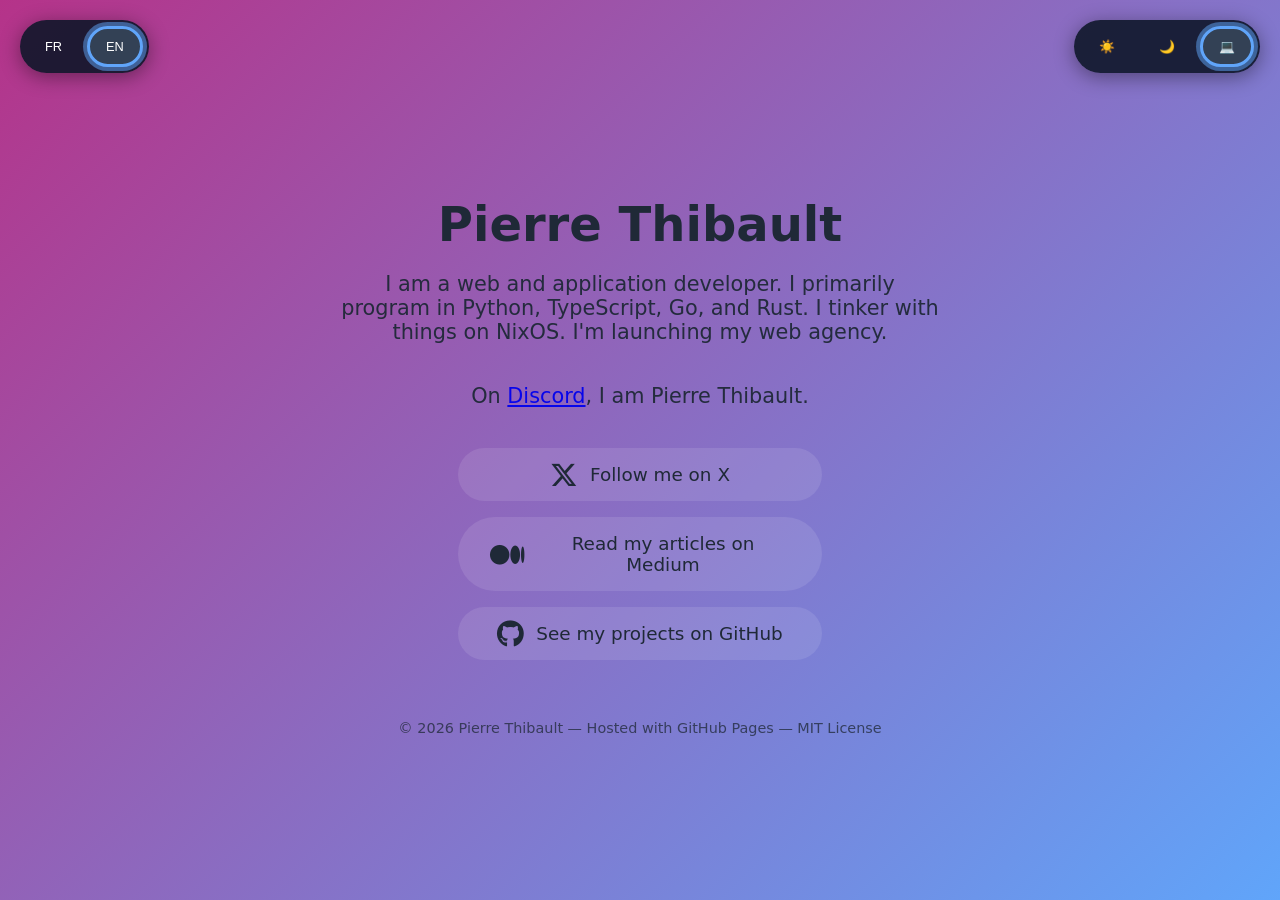
<file: index.html>
<!DOCTYPE html>
<html lang="en">
<head>
    <meta charset="UTF-8">
    <meta name="viewport" content="width=device-width, initial-scale=1.0">
    <title>Redirecting...</title>
    <script>
        function detectLanguage() {
            const lang = navigator.language || navigator.userLanguage || 'en';
            const shortLang = lang.slice(0, 2).toLowerCase();
            
            if (shortLang === 'fr') {
                window.location.replace('fr/index.html');
            } else {
                window.location.replace('en/index.html');
            }
        }
        window.onload = detectLanguage;
    </script>
    <style>
        body { font-family: Arial, sans-serif; text-align: center; padding: 100px; background: #f4f4f4; color: #333; }
        p { font-size: 1.2rem; }
    </style>
</head>
<body>
    <p>Détection de la langue en cours...</p>
    <p>If you are not redirected, 
       <a href="fr/index.html">Français</a> or 
       <a href="en/index.html">English</a>.</p>
</body>
</html>
</file>
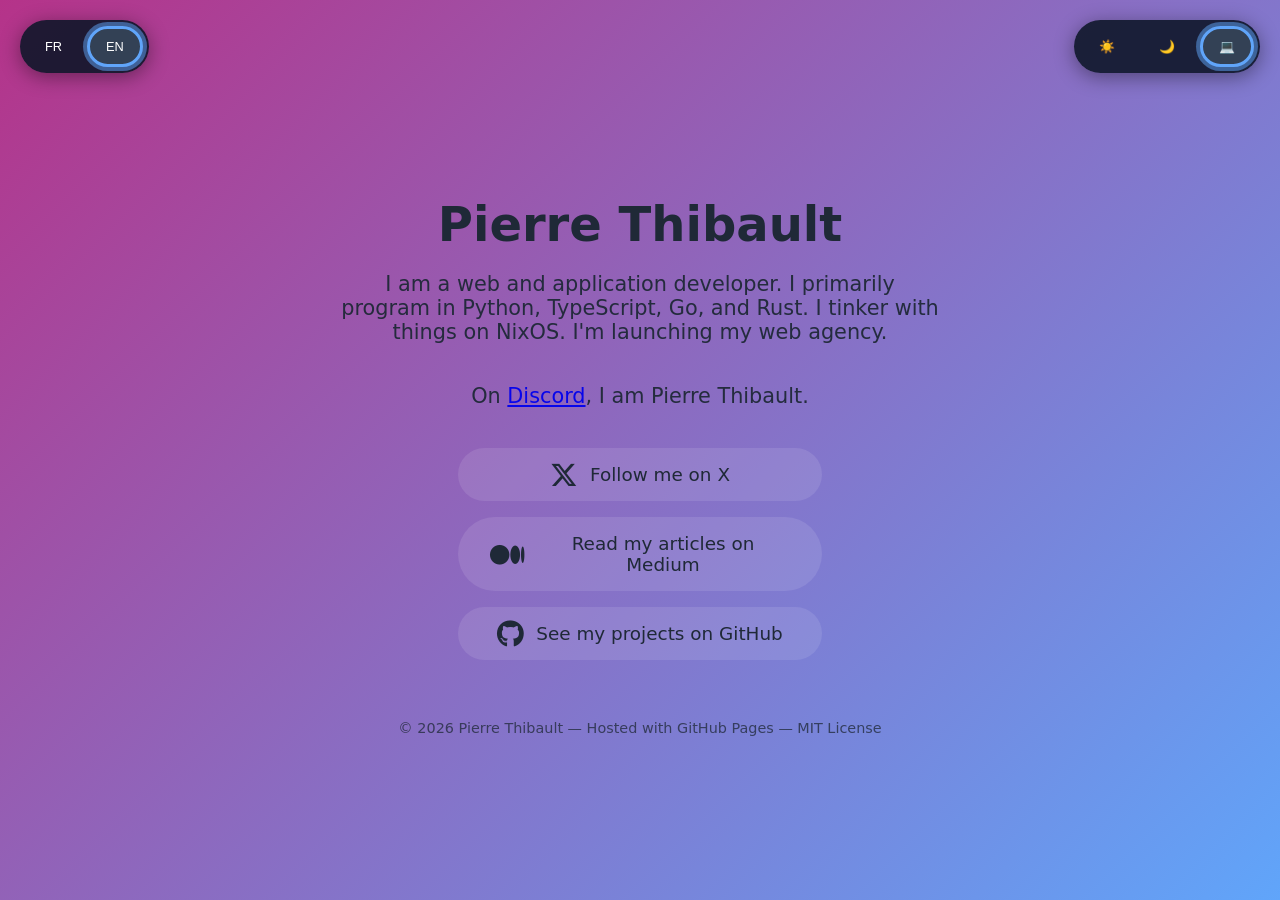
<file: en/index.html>
<!DOCTYPE html>
<html lang="en">

<head>
  <meta charset="UTF-8">
  <meta name="viewport" content="width=device-width, initial-scale=1.0">
  <title>Pierre Thibault — Developer</title>
  <link rel="stylesheet" href="../style.css">
  <script src="../script.js"></script>
</head>

<body>
  <div class="lang-selector">
    <button onclick="switchLang('fr')" class="lang-btn">FR</button>
    <button onclick="switchLang('en')" class="lang-btn active">EN</button>
  </div>

  <div class="theme-selector">
    <button class="theme-btn" data-theme="light">☀️</button>
    <button class="theme-btn" data-theme="dark">🌙</button>
    <button class="theme-btn" data-theme="system">💻</button>
  </div>

  <div class="container">

    <h1>Pierre Thibault</h1>
    <p>I am a web and application developer. I primarily program in Python, TypeScript, Go, and Rust. I tinker with
      things on NixOS. I'm launching my web agency.</p>
    <p>On <a href="https://discord.com/">Discord</a>, I am Pierre Thibault.</p>
    <div class="links">
      <a href="https://x.com/pierretdev">
        <i class="fa-brands fa-x-twitter fa-xl"></i> Follow me on X
      </a>
      <a href="https://medium.com/@pierre.thibault_92669">
        <i class="fa-brands fa-medium fa-xl"></i> Read my articles on Medium
      </a>
      <a href="https://github.com/Pierre-Thibault">
        <i class="fa-brands fa-github fa-xl"></i> See my projects on GitHub
      </a>
    </div>

    <footer>
      © 2026 Pierre Thibault — Hosted with GitHub Pages — MIT License
    </footer>
  </div>
</body>

</html>
</file>
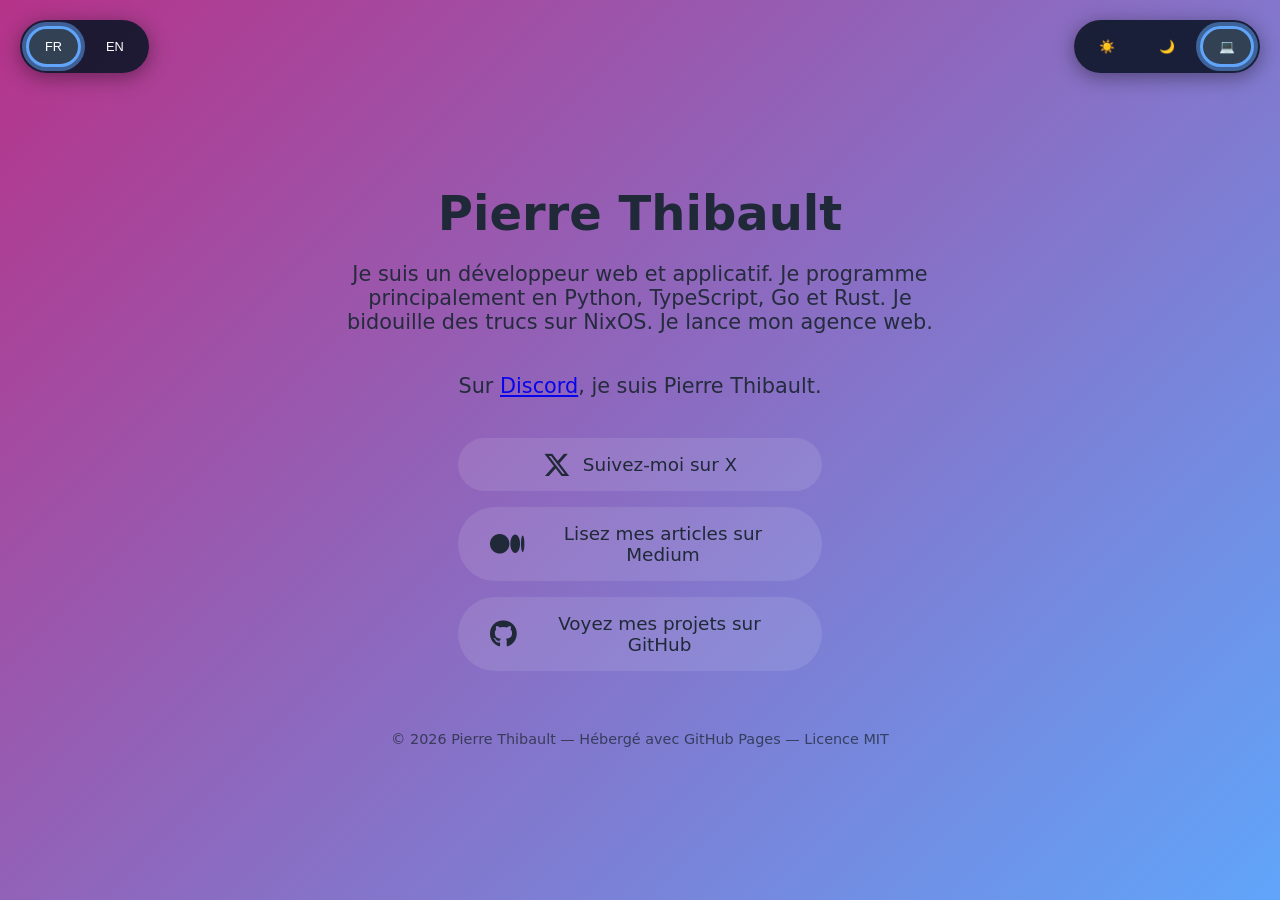
<file: fr/index.html>
<!DOCTYPE html>
<html lang="fr">

<head>
  <meta charset="UTF-8">
  <meta name="viewport" content="width=device-width, initial-scale=1.0">
  <title>Pierre Thibault — Développeur</title>

  <!-- Font Awesome pour les vraies icônes -->
  <link rel="stylesheet" href="https://cdnjs.cloudflare.com/ajax/libs/font-awesome/6.6.0/css/all.min.css">

  <link rel="stylesheet" href="../style.css">

  <script src="../script.js"></script>
</head>

<body>
  <div class="lang-selector">
    <button onclick="switchLang('fr')" class="lang-btn active">FR</button>
    <button onclick="switchLang('en')" class="lang-btn">EN</button>
  </div>

  <div class="theme-selector">
    <button class="theme-btn" data-theme="light">☀️</button>
    <button class="theme-btn" data-theme="dark">🌙</button>
    <button class="theme-btn" data-theme="system">💻</button>
  </div>

  <div class="container">
    <h1>Pierre Thibault</h1>
    <p>Je suis un développeur web et applicatif. Je programme principalement en Python, TypeScript, Go
      et Rust. Je bidouille des trucs sur NixOS. Je lance mon agence web.</p>
    <p>Sur <a href="https://discord.com/">Discord</a>, je suis Pierre Thibault.</p>
    <div class="links">
      <a href="https://x.com/pierretdev">
        <i class="fa-brands fa-x-twitter fa-xl"></i> Suivez-moi sur X
      </a>
      <a href="https://medium.com/@pierre.thibault_92669">
        <i class="fa-brands fa-medium fa-xl"></i> Lisez mes articles sur Medium
      </a>
      <a href="https://github.com/Pierre-Thibault">
        <i class="fa-brands fa-github fa-xl"></i>Voyez mes projets sur GitHub
      </a>
    </div>
    <footer>
      © 2026 Pierre Thibault — Hébergé avec GitHub Pages — Licence MIT
    </footer>
  </div>
</body>

</html>
</file>
<file: style.css>
@import url('https://cdnjs.cloudflare.com/ajax/libs/font-awesome/6.6.0/css/all.min.css');

:root {
  --primary: #B53389;
  --accent: #60a5fa;
  --surface: #334155;
  --radius-pill: 50px;

  /* Thème clair (défaut) */
  --bg: linear-gradient(135deg, var(--primary), var(--accent));
  --text: #1f2937;
  --link-hover: rgba(255, 255, 255, 0.3);
}

@media (prefers-color-scheme: dark) {
  :root {
    --bg: linear-gradient(135deg, #0f172a, var(--primary));
    --text: #e2e8f0;
    --link-hover: var(--surface);
  }
}

body.light {
  --bg: linear-gradient(135deg, var(--primary), var(--accent));
  --text: #1f2937;
  --link-hover: rgba(255, 255, 255, 0.3);
}

body.dark {
  --bg: linear-gradient(135deg, #0f172a, var(--primary));
  --text: #e2e8f0;
  --link-hover: var(--surface);
}

body {
  font-family: 'Segoe UI', system-ui, sans-serif;
  margin: 0;
  padding: 0;
  min-height: 100vh;
  background: var(--bg);
  color: var(--text);
  display: flex;
  align-items: center;
  justify-content: center;
  text-align: center;
}

.theme-selector,
.lang-selector {
  position: fixed;
  top: 20px;
  padding: 6px;
  border-radius: var(--radius-pill);
  display: flex;
  gap: 6px;
  z-index: 1000;
  background: rgba(15, 23, 42, 0.9);
  box-shadow: 0 4px 20px rgba(0, 0, 0, 0.4);
}

.theme-selector {
  right: 20px;
}

.lang-selector {
  left: 20px;
}

.theme-selector button,
.lang-selector button {
  padding: 10px 16px;
  border: 3px solid transparent;
  border-radius: var(--radius-pill);
  background: transparent;
  color: white;
  cursor: pointer;
  font-size: .8rem;
  transition: all 0.3s;
}

.theme-selector button:hover,
.lang-selector button:hover {
  background: rgba(255, 255, 255, 0.1);
}

.theme-selector button.active,
.lang-selector button.active {
  background: var(--surface);
  border-color: var(--accent);
  box-shadow: 0 0 0 4px rgba(96, 165, 250, 0.5);
}

/* Contenu */
.container {
  max-width: 600px;
  padding: 40px 20px;
}

h1 {
  font-size: 3rem;
  margin-bottom: 10px;
}

p {
  font-size: 1.3rem;
  margin-bottom: 40px;
  opacity: 0.95;
}

.links {
  display: flex;
  flex-direction: column;
  gap: 16px;
  align-items: center;
}

.links a {
  display: flex;
  align-items: center;
  justify-content: center;
  gap: 12px;
  background: rgba(255, 255, 255, 0.1);
  color: var(--text);
  text-decoration: none;
  padding: 16px 32px;
  border-radius: var(--radius-pill);
  font-size: 1.15rem;
  width: 300px;
}

.links a:hover {
  background: var(--link-hover);
  color: var(--text);
  transform: translateY(-3px);
}

footer {
  margin-top: 60px;
  font-size: 0.9rem;
  opacity: 0.75;
}
</file>
